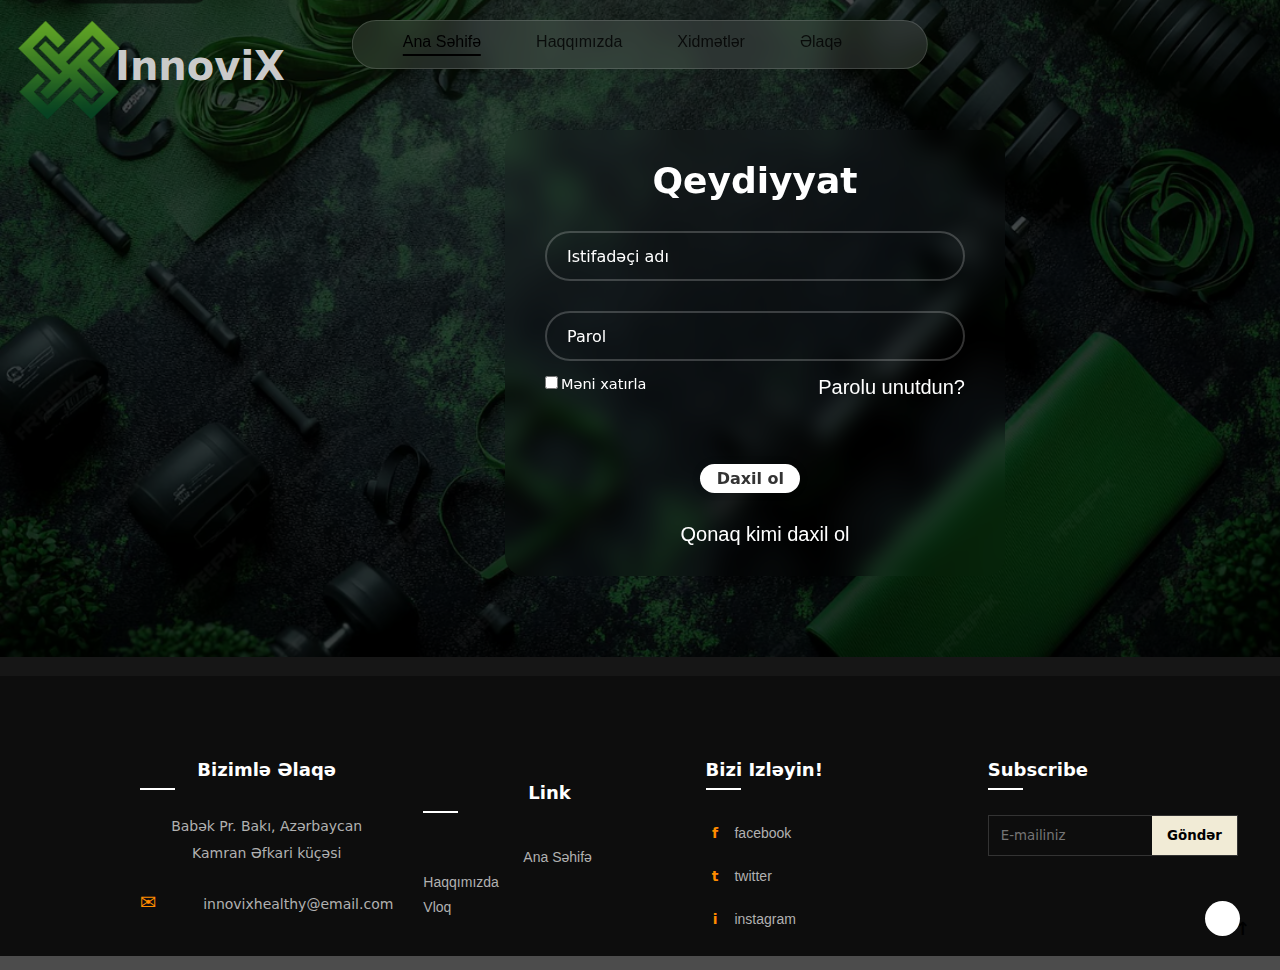
<file: index.html>
<!DOCTYPE html>
<html lang="en">

<head>
    <meta charset="UTF-8">
    <meta name="viewport" content="width=device-width, initial-scale=1.0">
    <meta name="author" content="InnoviX">
    <meta name="keywords" content="Gym,Sport,Health,Fit,Idman,Saglamliq">
    <meta name="description" content="Gym,Sport,Health,Fit,Idman,Saglamliq">
    <meta name="viewport" content="width=device-width, initial-scale=1.0">
    <link rel="stylesheet"
        href="https://fonts.googleapis.com/css2?family=Material+Symbols+Outlined:opsz,wght,FILL,GRAD@20..48,100..700,0..1,-50..200&icon_names=fitness_center" />
    <link rel="stylesheet"
        href="https://fonts.googleapis.com/css2?family=Material+Symbols+Outlined:opsz,wght,FILL,GRAD@48,400,0,0&icon_names=fitness_center" />
    <link rel="preconnect" href="https://fonts.googleapis.com">
    <link rel="preconnect" href="https://fonts.gstatic.com" crossorigin>
    <link href="https://fonts.googleapis.com/css2?family=Roboto:ital,wght@0,100..900;1,100..900&display=swap"
        rel="stylesheet">
    <link rel="stylesheet" href="style.css">
    <link rel="shortcut icon" href="images/logo2.png" type="image/x-icon">
    <title>InnoviX</title>
    <link rel="stylesheet" href="">
</head>

<body>
    <div class="container">
        <div class="homee"></div>
        <div class="logo">

        </div>
        <div class="innovixyazi">
            <h1>InnoviX</h1>
        </div>
        <span class="material-symbols-outlined">
        </span>
        <nav>
            <a href="index.html" class="active">Ana Səhifə</a>
            <a href="about.html">Haqqımızda</a>
            <a href="service.html">Xidmətlər</a>
            <a href="contact.html">Əlaqə</a>
            <div class="search-btn">
                <i class="fas fa-search"></i>
            </div>
        </nav>
        <div class="giris">
            <form action="">
                <h1>Qeydiyyat</h1>
                <div class="input-box">
                    <input type="text" placeholder="Istifadəçi adı" required>
                    <i class="bx bxs-lock-user"></i>
                </div>
                <div class="input-box">
                    <input type="password" placeholder="Parol" required>
                    <i class="bx bxs-lock-alt"></i>
                </div>
                <div class="xatirla">
                    <label><input type="checkbox">Məni xatırla</label>
                    <a href="#">Parolu unutdun?</a>
                </div>
                <button type="sumbit" class="button">Daxil ol</button>
                <div class="qonaq">
                    <a href="guess.html">Qonaq kimi daxil ol</a>
                </div>
            </form>
        </div>
        <a href="#logo">
            <div class="fixed"></div>
        <footer class="site-footer">
            <div class="footer-wrapper">
                <div class="footer-section">
                    <h2 class="footer-title">Bizimlə əlaqə</h2>
                    <div class="title-line"></div>
                    <p class="footer-text">Babək Pr. Bakı, Azərbaycan</p>
                    <p class="footer-text">Kamran Əfkari küçəsi</p>
                    <div class="contact-email">
                        <span class="email-icon">✉</span>
                        <span class="footer-text">innovixhealthy@email.com</span>
                    </div>
                </div>

                <div class="footer-section">
                    <h2 class="footer-title">Link</h2>
                    <div class="title-line"></div>
                    <ul class="footer-links">
                        <li><a href="#">Ana Səhifə</a></li>
                        <li><a href="#">Haqqımızda</a></li>
                        <li><a href="#">Vloq</a></li>
                    </ul>
                </div>
                <div class="footer-section">
                    <h2 class="footer-title">Bizi izləyin!</h2>
                    <div class="title-line"></div>
                    <ul class="social-list">
                        <li><a href="#"><span class="icon">f</span> facebook</a></li>
                        <li><a href="#"><span class="icon">t</span> twitter</a></li>
                        <li><a href="#"><span class="icon">i</span> instagram</a></li>
                    </ul>
                </div>

                <div class="footer-section">
                    <h2 class="footer-title">Subscribe</h2>
                    <div class="title-line"></div>
                    <div class="subscribe-box">
                        <input type="email" placeholder="E-mailiniz" class="subscribe-input">
                        <button class="subscribe-btn">Göndər</button>
                    </div>
                </div>
            </div>
            <div class="scroll-top">
                <span class="arrow-up">↑</span>
            </div>
        </footer>
</body>

</html>
</file>
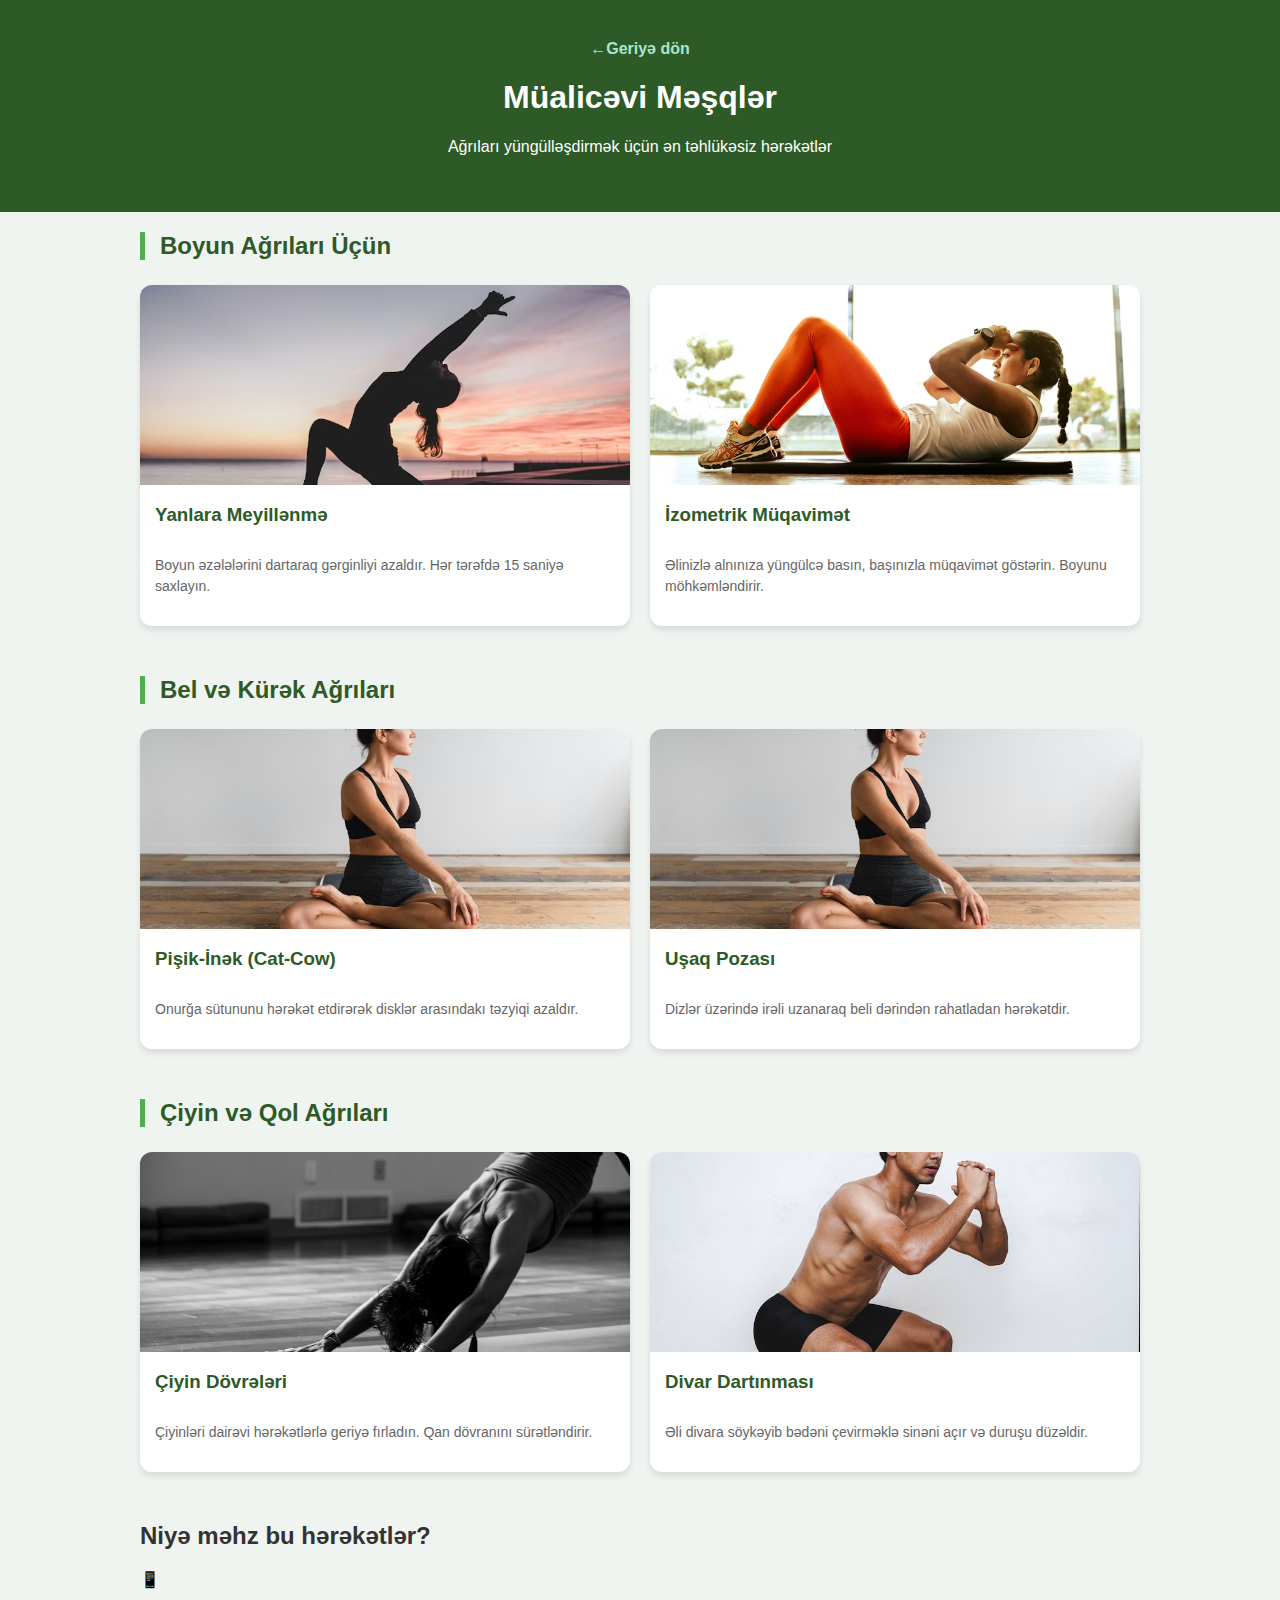
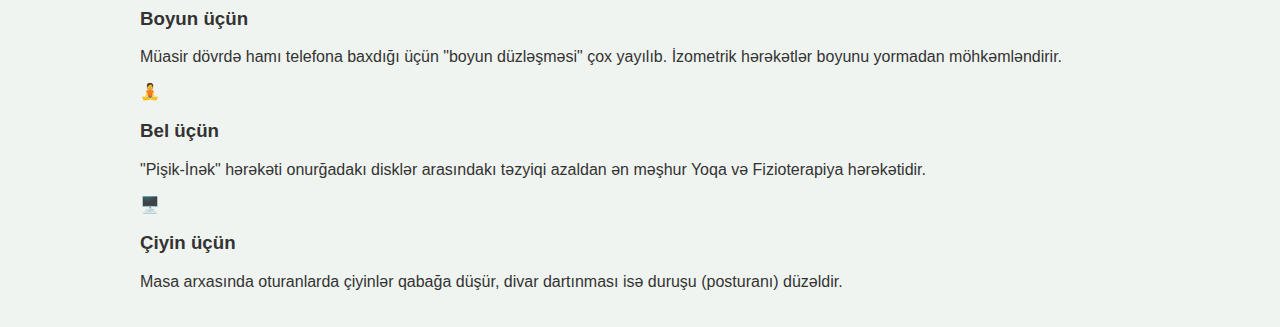
<file: agri.html>
<!DOCTYPE html>
<html lang="en">

<head>
    <meta charset="UTF-8">
    <meta name="viewport" content="width=device-width, initial-scale=1.0">
    <link rel="shortcut icon" href="images/logo2.png" type="image/x-icon">
    <title>InnoviX</title>
    <style>
        body {
            font-family: 'Segoe UI', sans-serif;
            background-color: #f0f4f0;
            margin: 0;
            color: #333;
        }

        header {
            background-color: #2d5a27;
            color: white;
            text-align: center;
            padding: 40px 20px;
        }

        .back-link a {
            color: #a8e6cf;
            text-decoration: none;
            font-weight: bold;
        }

        .container {
            max-width: 1000px;
            margin: 0 auto;
            padding: 20px;
        }

        .pain-section {
            margin-bottom: 50px;
        }

        .section-title {
            border-left: 5px solid #4CAF50;
            padding-left: 15px;
            margin-bottom: 25px;
        }

        .section-title h2 {
            color: #2d5a27;
            margin: 0;
        }

        .exercise-grid {
            display: grid;
            grid-template-columns: repeat(auto-fit, minmax(300px, 1fr));
            gap: 20px;
        }

        .exercise-card {
            background: white;
            border-radius: 12px;
            overflow: hidden;
            box-shadow: 0 4px 6px rgba(0, 0, 0, 0.1);
            transition: transform 0.3s;
        }

        .exercise-card:hover {
            transform: scale(1.02);
        }

        .exercise-card img {
            width: 100%;
            height: 200px;
            object-fit: cover;
        }

        .exercise-card h3 {
            padding: 15px;
            margin: 0;
            color: #2d5a27;
        }

        .exercise-card p {
            padding: 0 15px 15px 15px;
            font-size: 14px;
            line-height: 1.5;
            color: #666;
        }

        .warning {
            background-color: #fff3cd;
            color: #856404;
            padding: 20px;
            text-align: center;
            margin: 40px auto;
            max-width: 800px;
            border-radius: 8px;
            border: 1px solid #ffeeba;
        }

        body {
            font-family: 'Segoe UI', sans-serif;
            background-color: #f0f4f0;
            margin: 0;
            color: #333;
        }

        header {
            background-color: #2d5a27;
            color: white;
            text-align: center;
            padding: 40px 20px;
        }

        .back-link a {
            color: #a8e6cf;
            text-decoration: none;
            font-weight: bold;
        }

        .container {
            max-width: 1000px;
            margin: 0 auto;
            padding: 20px;
        }

        .pain-section {
            margin-bottom: 50px;
        }

        .section-title {
            border-left: 5px solid #4CAF50;
            padding-left: 15px;
            margin-bottom: 25px;
        }

        .section-title h2 {
            color: #2d5a27;
            margin: 0;
        }

        .exercise-grid {
            display: grid;
            grid-template-columns: repeat(auto-fit, minmax(300px, 1fr));
            gap: 20px;
        }

        .exercise-card {
            background: white;
            border-radius: 12px;
            overflow: hidden;
            box-shadow: 0 4px 6px rgba(0, 0, 0, 0.1);
            transition: transform 0.3s;
        }

        .exercise-card:hover {
            transform: scale(1.02);
        }

        .exercise-card img {
            width: 100%;
            height: 200px;
            object-fit: cover;
        }

        .exercise-card h3 {
            padding: 15px;
            margin: 0;
            color: #2d5a27;
        }

        .why-us {
            font-family: Arial, Helvetica, sans-serif;
        }

        .exercise-card p {
            padding: 0 15px 15px 15px;
            font-size: 14px;
            line-height: 1.5;
            color: #666;
        }

        .warning {
            background-color: #fff3cd;
            color: #856404;
            padding: 20px;
            text-align: center;
            margin: 40px auto;
            max-width: 800px;
            border-radius: 8px;
            border: 1px solid #ffeeba;
        }
    </style>
</head>

<body>
    <header>
        <div class="back-link"><a href="guess.html">←Geriyə dön</a></div>
        <h1>Müalicəvi Məşqlər</h1>
        <p>Ağrıları yüngülləşdirmək üçün ən təhlükəsiz hərəkətlər</p>
    </header>

    <main class="container">

        <section class="pain-section">
            <div class="section-title">
                <h2>Boyun Ağrıları Üçün</h2>
            </div>
            <div class="exercise-grid">
                <div class="exercise-card">
                    <img src="images/boyun.png" alt="Boyun Yanlara">
                    <h3>Yanlara Meyillənmə</h3>
                    <p>Boyun əzələlərini dartaraq gərginliyi azaldır. Hər tərəfdə 15 saniyə saxlayın.</p>
                </div>
                <div class="exercise-card">
                    <img src="images/izometrik.png" alt="Boyun İzometrik">
                    <h3>İzometrik Müqavimət</h3>
                    <p>Əlinizlə alnınıza yüngülcə basın, başınızla müqavimət göstərin. Boyunu möhkəmləndirir.</p>
                </div>
            </div>
        </section>

        <section class="pain-section">
            <div class="section-title">
                <h2>Bel və Kürək Ağrıları</h2>
            </div>
            <div class="exercise-grid">
                <div class="exercise-card">
                    <img src="images/pisik.png" alt="Pişik İnək">
                    <h3>Pişik-İnək (Cat-Cow)</h3>
                    <p>Onurğa sütununu hərəkət etdirərək disklər arasındakı təzyiqi azaldır.</p>
                </div>
                <div class="exercise-card">
                    <img src="images/usaq.png" alt="Uşaq Pozası">
                    <h3>Uşaq Pozası</h3>
                    <p>Dizlər üzərində irəli uzanaraq beli dərindən rahatladan hərəkətdir.</p>
                </div>
            </div>
        </section>

        <section class="pain-section">
            <div class="section-title">
                <h2>Çiyin və Qol Ağrıları</h2>
            </div>
            <div class="exercise-grid">
                <div class="exercise-card">
                    <img src="images/ciyin.png" alt="Çiyin Dövrələri">
                    <h3>Çiyin Dövrələri</h3>
                    <p>Çiyinləri dairəvi hərəkətlərlə geriyə fırladın. Qan dövranını sürətləndirir.</p>
                </div>
                <div class="exercise-card">
                    <img src="images/son.png" alt="Divar Dartınması">
                    <h3>Divar Dartınması</h3>
                    <p>Əli divara söykəyib bədəni çevirməklə sinəni açır və duruşu düzəldir.</p>
                </div>
            </div>
        </section>

        <section class="why-us">
            <h2 class="why-title">Niyə məhz bu hərəkətlər?</h2>
            <div class="info-list">
                <div class="info-item">
                    <div class="info-icon">📱</div>
                    <div class="info-text">
                        <h3>Boyun üçün</h3>
                        <p>Müasir dövrdə hamı telefona baxdığı üçün "boyun düzləşməsi" çox yayılıb. İzometrik hərəkətlər
                            boyunu yormadan möhkəmləndirir.</p>
                    </div>
                </div>
                <div class="info-item">
                    <div class="info-icon">🧘</div>
                    <div class="info-text">
                        <h3>Bel üçün</h3>
                        <p>"Pişik-İnək" hərəkəti onurğadakı disklər arasındakı təzyiqi azaldan ən məşhur Yoqa və
                            Fizioterapiya hərəkətidir.</p>
                    </div>
                </div>
                <div class="info-item">
                    <div class="info-icon">🖥️</div>
                    <div class="info-text">
                        <h3>Çiyin üçün</h3>
                        <p>Masa arxasında oturanlarda çiyinlər qabağa düşür, divar dartınması isə duruşu (posturanı)
                            düzəldir.</p>
                    </div>
                </div>
            </div>
        </section>

    </main>

</body>

</html>
</file>
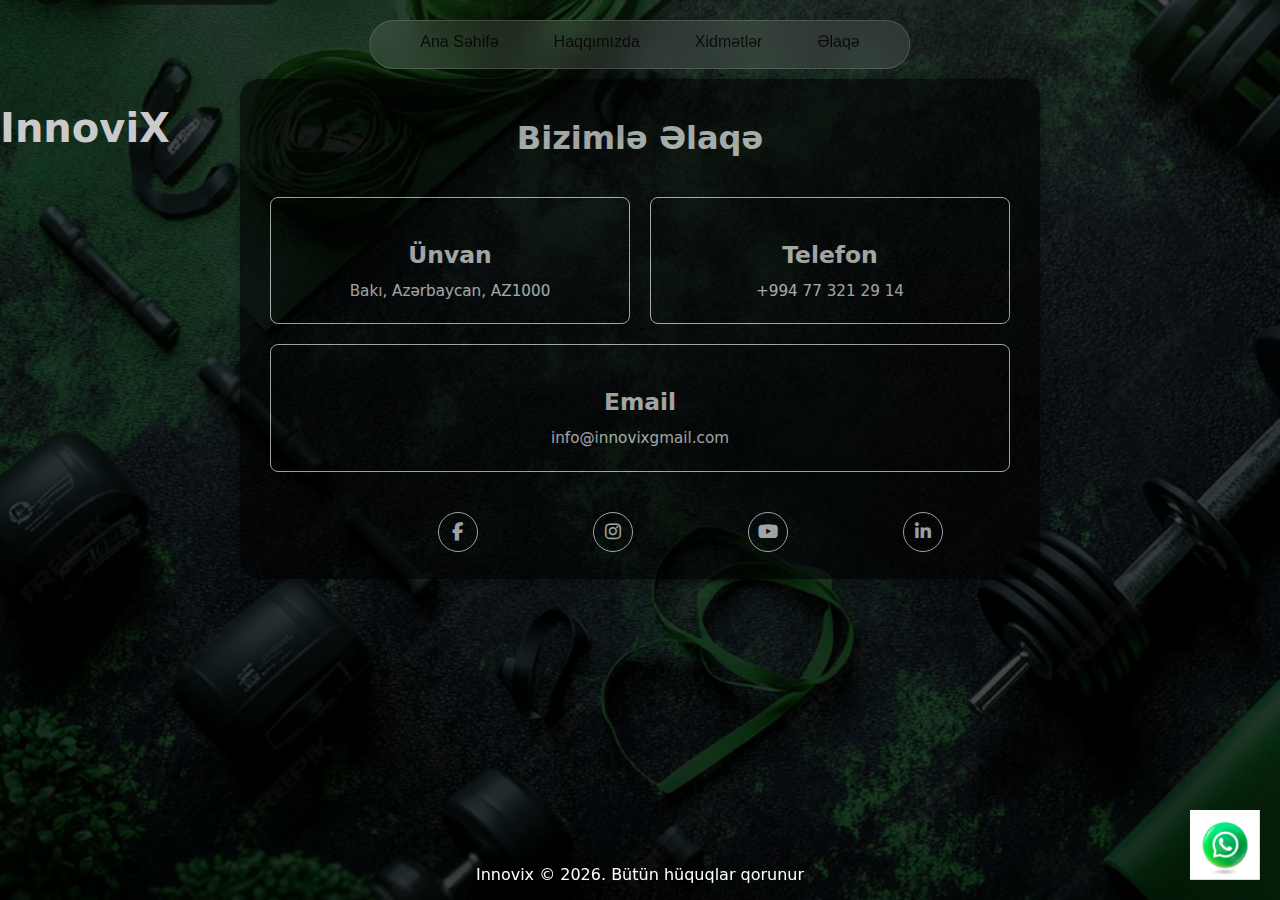
<file: contact.html>
<!DOCTYPE html>
<html lang="en">

<head>
    <meta charset="UTF-8">
    <meta name="viewport" content="width=device-width, initial-scale=1.0">
    <meta name="author" content="InnoviX">
    <meta name="keywords" content="Gym,Sport,Health,Fit,Idman,Saglamliq">
    <meta name="description" content="Gym,Sport,Health,Fit,Idman,Saglamliq">
    <meta name="viewport" content="width=device-width, initial-scale=1.0">
    <link rel="stylesheet"
        href="https://fonts.googleapis.com/css2?family=Material+Symbols+Outlined:opsz,wght,FILL,GRAD@20..48,100..700,0..1,-50..200&icon_names=fitness_center" />
    <link rel="stylesheet"
        href="https://fonts.googleapis.com/css2?family=Material+Symbols+Outlined:opsz,wght,FILL,GRAD@48,400,0,0&icon_names=fitness_center" />
    <link rel="preconnect" href="https://fonts.googleapis.com">
    <link rel="preconnect" href="https://fonts.gstatic.com" crossorigin>
    <link href="https://fonts.googleapis.com/css2?family=Roboto:ital,wght@0,100..900;1,100..900&display=swap"
        rel="stylesheet">
    <link rel="stylesheet" href="style.css">
    <link rel="shortcut icon" href="images/logo2.png" type="image/x-icon">
    <title>Contact Us</title>
    <style>
        body {
            width: 100%;
            background-color: rgb(0, 0, 0, 0.7);
            background-image: url(images/home2.png);
            background-repeat: no-repeat;
            background-size: cover;
            background-blend-mode: darken;
            font-family: Arial, sans-serif;
            margin: 0;
            padding: 0;
            color: #333;
        }

        .search-btn {
            color: #fff;
            margin-left: 10px;
            cursor: pointer;
            font-size: 1.1rem;
            opacity: 0.8;
        }

        .logo {
            background: url(images/logo2.png) center/cover;
            width: 115px;
            height: 105px;
            margin-top: -620px;
            margin-left: -1180px;
        }

        .innovixyazi {
            font-family: Arial, "Helvetica Neue", Helvetica, sans-serif;
            width: 110px;
            height: 10px;
            margin-top: -680px;
            margin-left: -5px;
            color: #cacaca;
        }

        /* Header hissesidi */
        nav a {
            margin: 0 15px;
            text-decoration: none;
            color: whitesmoke;
            font-weight: bold;
            font-size: 1.1em;
            transition: 0.3s;
        }

        /* Mövcud nav kodlarını silib bununla əvəz et */
        nav {
            background: rgba(255, 255, 255, 0.1);
            /* Şəffaf fon */
            backdrop-filter: blur(15px);
            /* Arxa fonun bulanıqlaşması */
            -webkit-backdrop-filter: blur(15px);
            /* Kapsul forması */
            display: flex;
            align-items: center;
            justify-content: center;
            gap: 25px;
            position: fixed;
            top: 20px;
            left: 50%;
            transform: translateX(-50%);
            z-index: 1000;
            border: 1px solid rgba(255, 255, 255, 0.15);
            min-width: 500px;
        }

        nav a {

            color: #000;
            font-weight: 500;
            font-size: 1rem;
            position: relative;
            padding-bottom: 5px;
            transition: 0.3s;
            opacity: 0.8;
        }

        /* Xidmətlər səhifəsində olduğun üçün aktiv linkin altındakı qırmızı xətt */
        nav a.active::after,
        nav a:hover::after {
            position: absolute;
            left: 0;
            bottom: 0;
            width: 100%;
            height: 2px;
            background-color: #ff4d4d;
        }

        nav a.active {
            opacity: 1;
        }

        nav a:hover {
            color: #fff;
        }

        /* Sağ tərəfdəki axtarış ikonu */
        .search-icon {
            color: #fff;
            margin-left: 10px;
            cursor: pointer;
        }

        nav a.active::after,
        nav a:hover::after {
            content: "";
            position: absolute;
            left: 0;
            bottom: 0;
            width: 100%;
            height: 2px;
            background-color: #000;
        }

        nav a.active {
            opacity: 1;
        }

        /* Esas hisse */
        main {
            position: absolute;
            top: 79px;
            bottom: 53px;
            left: 0;
            right: 0;
            padding: 40px 20px;
            background-color: black;
            flex: 1;
            padding: 40px 20px;
            max-width: 960px;
            width: 800px;
            height: 500px;
            margin: 0 auto;
            box-sizing: 100%;
            text-align: center;
            box-shadow: 0 -2px 10px rgba(0, 0, 0, 0.5);
            border-radius: 20px;
            opacity: .6;
        }

        /* Çercive hissesi */
        .contact-section {
            text-align: center;
        }

        .contact-section h1 {
            color: white;
            margin-bottom: 15px;

        }

        .contact-section p {
            margin-bottom: 30px;
            line-height: 1.6;
        }

        .contact-info {
            display: flex;
            justify-content: space-around;
            flex-wrap: wrap;
            margin-top: 30px;
            transition: .4s;
        }

        .contact-info:hover {
            transform: scale(1.01);
        }

        /* Çercive icindeki yazilar */
        .info-item {
            background-color: black;
            color: white;
            padding: 20px;
            margin: 10px;
            border-radius: 8px;
            cursor: pointer;
            flex: 1;
            min-width: 250px;
            box-shadow: 0 2px 5px rgba(0, 0, 0, 0.05);
            border: 1px solid white;
            transition: .4s;
        }

        .info-item:hover {
            box-shadow: 0 0 20px rgba(250, 250, 250, 1);
            scale: 1.03;
        }

        .info-item h3 {
            color: white;
            margin-bottom: 10px;
        }

        .info-item p {
            margin: 0;
            font-size: 0.95rem;
        }

        footer {
            position: fixed;
            bottom: 0;
            left: 0;
            text-align: center;
            padding: 1rem 0;
            width: 100%;
            color: black;
            color: white;
            margin-top: 600px;
        }

        /* İkonkalar */
        .social-icons {
            margin-top: 30px;
            display: flex;
            justify-content: center;
            gap: 15px;
        }

        .social-icons a {
            width: 40px;
            height: 40px;
            border: 1px solid white;
            border-radius: 50%;
            display: flex;
            align-items: center;
            justify-content: center;
            color: white;
            font-size: 18px;
            transition: 0.3s;
        }

        .social-icons a:hover {
            background-color: white;
            color: black;
            box-shadow: 0 0 20px rgba(255, 255, 255, 1);
            transform: scale(1.1);
        }
    </style>

    <link rel="stylesheet" href="https://cdnjs.cloudflare.com/ajax/libs/font-awesome/6.5.1/css/all.min.css">

</head>

<body>
    <nav>
        <a href="index.html">Ana Səhifə</a>
        <a href="about.html">Haqqımızda</a>
        <a href="service.html">Xidmətlər</a>
        <a href="contact.html">Əlaqə</a>

    </nav>
    <div class="logo">

    </div>
    <div class="innovixyazi">
        <h1>InnoviX</h1>
    </div>

    <main>
        <section class="contact-section">
            <h1>Bizimlə Əlaqə</h1>

            <div class="contact-info">
                <div class="info-item">
                    <a
                        href="https://www.google.com/maps/place/ASPA+Education+Center/@40.386053,49.9033474,17z/data=!3m1!4b1!4m6!3m5!1s0x40307d8144e08d71:0xbdfda3ce222b3ed3!8m2!3d40.386053!4d49.9033474!16s%2Fg%2F11h37n4w_2?entry=ttu&g_ep=EgoyMDI2MDExMy4wIKXMDSoKLDEwMDc5MjA2OUgBUAM%3D">
                        <h3>Ünvan</h3>
                        <p>Bakı, Azərbaycan, AZ1000</p>
                    </a>
                </div>
                <div class="info-item">
                    <a href="tel:+994773212914">
                        <h3>Telefon</h3>
                        <p>+994 77 321 29 14 </p>
                    </a>
                </div>
                <div class="info-item">
                    <a href="mailto:innovixhealthy@gmail.com">
                        <h3>Email</h3>
                        <p>info@innovixgmail.com</p>
                    </a>
                </div>
                <div class="social-icons">
                    <a href="https://www.facebook.com/share/1C1pn8R71Z/?mibextid=wwXIfr"><i
                            class="fab fa-facebook-f"></i></a>
                    <a href="https://www.instagram.com/innovi_x?igsh=MWhheWN6eXQzY2RsZw%3D%3D&utm_source=qr"><i
                            class="fab fa-instagram"></i></a>
                    <a href="https://www.youtube.com/watch?v=FeR-4_Opt-g"><i class="fab fa-youtube"></i></a>
                    <a
                        href="https://www.linkedin.com/in/innovix-healthy-02a4893a6?utm_source=share&utm_campaign=share_via&utm_content=profile&utm_medium=ios_app"><i
                            class="fab fa-linkedin-in"></i></a>
                </div>

        </section>

    </main>
    <a href="#logo">
        <div class="fixed"></div>
    </a>

    <footer>
        <p>Innovix &copy; 2026. Bütün hüquqlar qorunur</p>
    </footer>


</body>

</html>
</file>
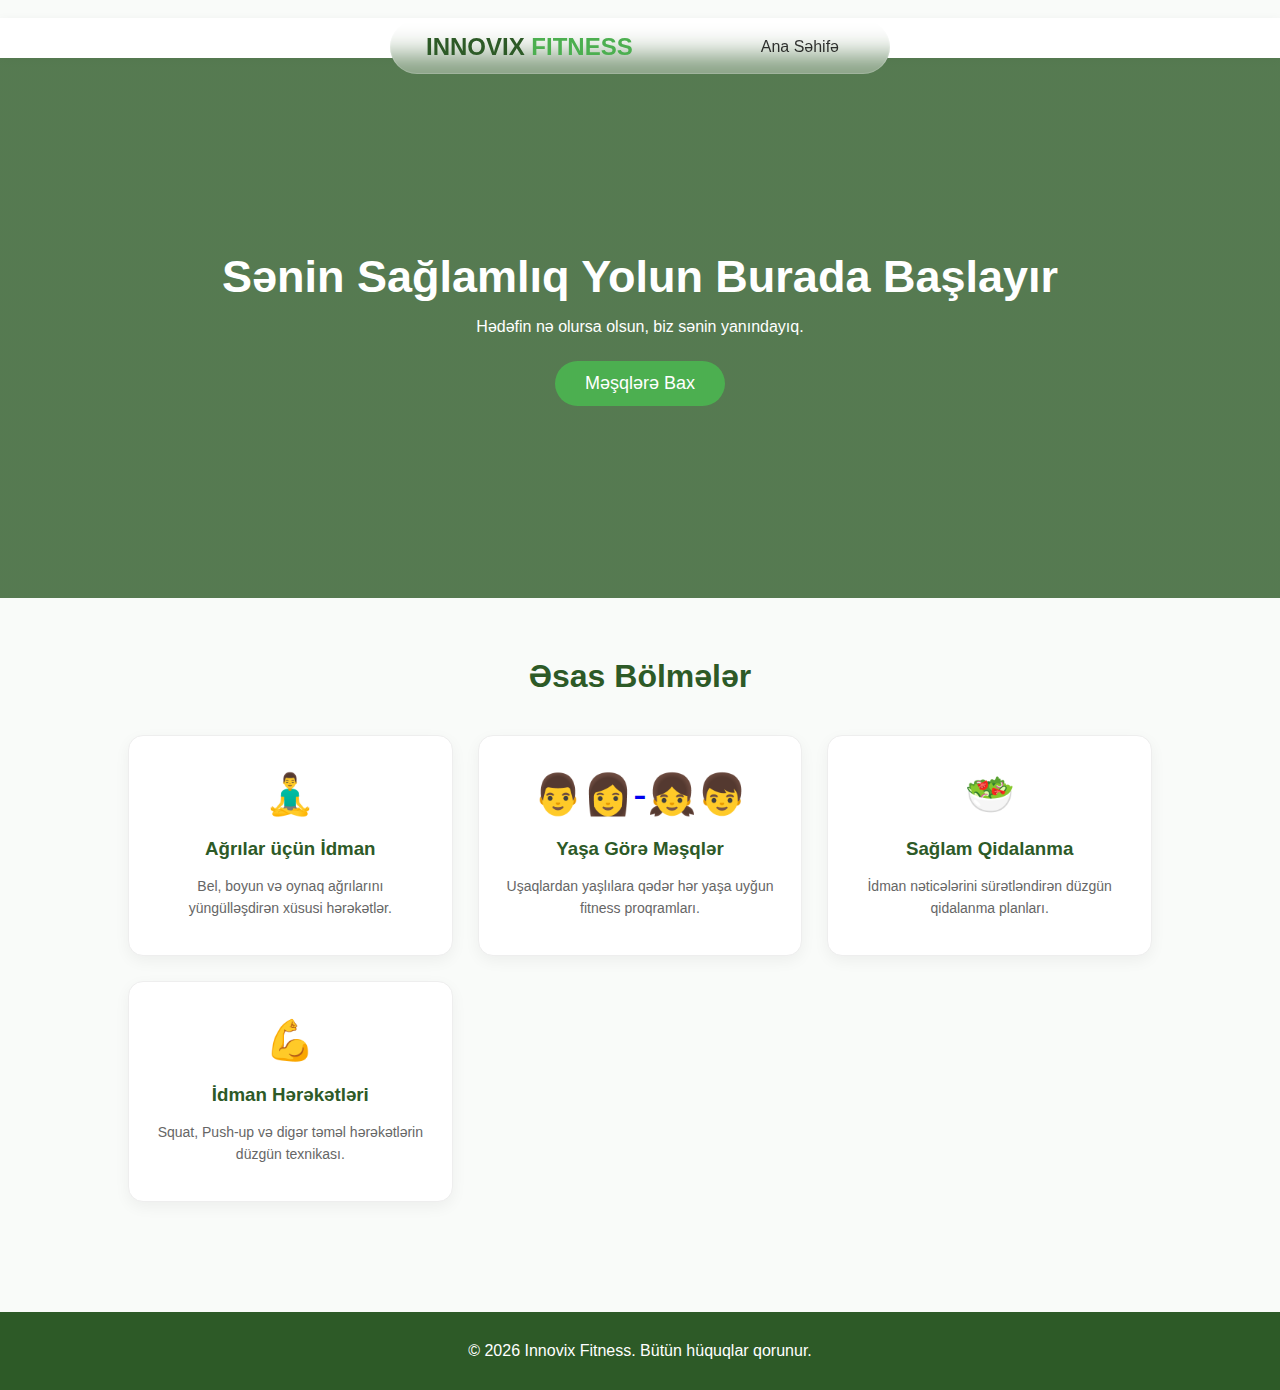
<file: guess.html>
<!DOCTYPE html>
<html lang="en">

<head>
    <meta charset="UTF-8">
    <meta name="viewport" content="width=device-width, initial-scale=1.0">
    <meta name="author" content="InnoviX">
    <meta name="keywords" content="Gym,Sport,Health,Fit,Idman,Saglamliq">
    <meta name="description" content="Gym,Sport,Health,Fit,Idman,Saglamliq">
    <meta name="viewport" content="width=device-width, initial-scale=1.0">
    <link rel="stylesheet"
        href="https://fonts.googleapis.com/css2?family=Material+Symbols+Outlined:opsz,wght,FILL,GRAD@20..48,100..700,0..1,-50..200&icon_names=fitness_center" />
    <link rel="stylesheet"
        href="https://fonts.googleapis.com/css2?family=Material+Symbols+Outlined:opsz,wght,FILL,GRAD@48,400,0,0&icon_names=fitness_center" />
    <link rel="preconnect" href="https://fonts.googleapis.com">
    <link rel="preconnect" href="https://fonts.gstatic.com" crossorigin>
    <link href="https://fonts.googleapis.com/css2?family=Roboto:ital,wght@0,100..900;1,100..900&display=swap"
        rel="stylesheet">
    <link rel="shortcut icon" href="images/logo2.png" type="image/x-icon">
    <link rel="stylesheet" href="">
    <title>InnoviX</title>
    <style>
        /* Header hissesidi */
        nav a {
            margin: 0 15px;
            text-decoration: none;
            color: whitesmoke;
            font-weight: bold;
            font-size: 1.1em;
            transition: 0.3s;
        }

        /* Mövcud nav kodlarını silib bununla əvəz et */
        nav {
            font-family: Arial, Helvetica, sans-serif;
            background: rgba(255, 255, 255, 0.1);
            /* Şəffaf fon */
            backdrop-filter: blur(15px);
            /* Arxa fonun bulanıqlaşması */
            -webkit-backdrop-filter: blur(15px);
            padding: 12px 35px;
            border-radius: 50px;
            /* Kapsul forması */
            display: flex;
            align-items: center;
            justify-content: center;
            gap: 25px;
            position: fixed;
            top: 20px;
            left: 50%;
            transform: translateX(-50%);
            z-index: 1000;
            border: 1px solid rgba(255, 255, 255, 0.15);
            min-width: 500px;
        }

        nav a {
            text-decoration: none;
            color: #fff;
            font-weight: 500;
            font-size: 1rem;
            position: relative;
            padding-bottom: 5px;
            transition: 0.3s;
            opacity: 0.8;
        }

        /* Xidmətlər səhifəsində olduğun üçün aktiv linkin altındakı qırmızı xətt */
        nav a.active::after,
        nav a:hover::after {
            position: absolute;
            left: 0;
            bottom: 0;
            width: 100%;
            height: 2px;
            background-color: #ff4d4d;
        }

        nav a.active {
            opacity: 1;
        }

        nav a:hover {
            color: #fff;
        }

        nav a.active::after,
        nav a:hover::after {
            content: "";
            position: absolute;
            left: 0;
            bottom: 0;
            width: 100%;
            height: 2px;
            background-color: #000;
        }

        nav a.active {
            opacity: 1;
        }


        body {
            background-color: #f9fbf9;
            color: #333;

        }

        /* Naviqasiya */
        header {
            background-color: #fff;
            padding: 20px 10%;
            box-shadow: 0 2px 10px rgba(0, 0, 0, 0.05);
        }

        nav {
            display: flex;
            justify-content: space-between;
            align-items: center;
        }

        .logo {
            font-size: 24px;
            font-weight: bold;
            color: #2d5a27;
        }

        .logo span {
            color: #4CAF50;
        }

        nav ul {
            list-style: none;
            display: flex;
        }

        nav ul li {
            margin-left: 25px;
        }

        nav ul li a {
            text-decoration: none;
            color: #000;
            font-weight: 500;
            transition: 0.3s;
        }

        nav ul li a:hover {
            color: #2d5a27;
        }

        /* Hero Section */
        .hero {
            height: 60vh;
            display: flex;
            flex-direction: column;
            justify-content: center;
            align-items: center;
            text-align: center;
            background: linear-gradient(rgba(45, 90, 39, 0.8), rgba(45, 90, 39, 0.8)), url('https://images.unsplash.com/photo-1517836357463-d25dfeac3438?auto=format&fit=crop&w=1350&q=80');
            background-size: cover;
            color: white;
            padding: 20px;
        }

        .hero h1 {
            font-size: 45px;
            margin-bottom: 15px;
        }

        .cta-btn {
            margin-top: 25px;
            padding: 12px 30px;
            background-color: #4CAF50;
            color: white;
            border: none;
            border-radius: 25px;
            font-size: 18px;
            cursor: pointer;
            transition: 0.3s;
        }

        .cta-btn:hover {
            background-color: #3e8e41;
        }

        /* Kateqoriyalar */
        .categories {
            padding: 60px 10%;
            text-align: center;

        }

        .categories h2 {
            margin-bottom: 40px;
            font-size: 32px;
            color: #2d5a27;

        }

        .card-container {
            display: grid;
            grid-template-columns: repeat(auto-fit, minmax(250px, 1fr));
            gap: 25px;

        }

        .card {
            background: white;
            padding: 35px 25px;
            border-radius: 15px;
            box-shadow: 0 5px 15px rgba(0, 0, 0, 0.05);
            transition: 0.3s;
            border: 1px solid #eee;
        }

        .card:hover {
            transform: translateY(-10px);
            border-color: #4CAF50;
        }

        .card-icon {
            font-size: 40px;
            margin-bottom: 20px;
        }

        .card h3 {
            margin-bottom: 15px;
            color: #2d5a27;
        }

        .card p {
            font-size: 14px;
            color: #666;
            line-height: 1.6;
        }

        footer {
            text-align: center;
            padding: 30px;
            background: #2d5a27;
            color: white;
            margin-top: 50px;
        }



        * {
            text-decoration: none;
            margin: 0;
            padding: 0;
            box-sizing: border-box;
            font-family: 'Segoe UI', Tahoma, Geneva, Verdana, sans-serif;
        }
    </style>
</head>

<body>

    <span class="material-symbols-outlined">
    </span>

    <header>
        <nav>
            <div class="logo">INNOVIX <span>FITNESS</span></div>
            <ul>
                <li><a href="index.html">Ana Səhifə</a></li>
            </ul>
        </nav>
    </header>

    <section class="hero">
        <h1>Sənin Sağlamlıq Yolun Burada Başlayır</h1>
        <p>Hədəfin nə olursa olsun, biz sənin yanındayıq.</p>
        <button class="cta-btn">Məşqlərə Bax</button>
    </section>

    <section class="categories">
        <h2>Əsas Bölmələr</h2>
        <a href="agri.html">
            <div class="card-container">
                <div class="card">
                    <div>
                    </div>
                    <div class="card-icon">🧘‍♂️</div>
                    <h3>Ağrılar üçün İdman</h3>
                    <p>Bel, boyun və oynaq ağrılarını yüngülləşdirən xüsusi hərəkətlər.</p>
                </div>
        </a>
        <a href="yas.html">
            <div class="card">
                <div class="card-icon">👨‍👩-👧‍👦</div>
                <h3>Yaşa Görə Məşqlər</h3>

                <p>Uşaqlardan yaşlılara qədər hər yaşa uyğun fitness proqramları.</p>
            </div>
        </a>

        <a href="qida.html">
            <div class="card">
                <div class="card-icon">🥗</div>
                <h3>Sağlam Qidalanma</h3>
                <p>İdman nəticələrini sürətləndirən düzgün qidalanma planları.</p>
            </div>
        </a>

        <a href="idman.html">
            <div class="card">
                <div class="card-icon">💪</div>
                <h3>İdman Hərəkətləri</h3>
                <p>Squat, Push-up və digər təməl hərəkətlərin düzgün texnikası.</p>
            </div>
        </a>

        </div>
    </section>

    <footer>
        <p>&copy; 2026 Innovix Fitness. Bütün hüquqlar qorunur.</p>
    </footer>
</body>

</html>
</file>
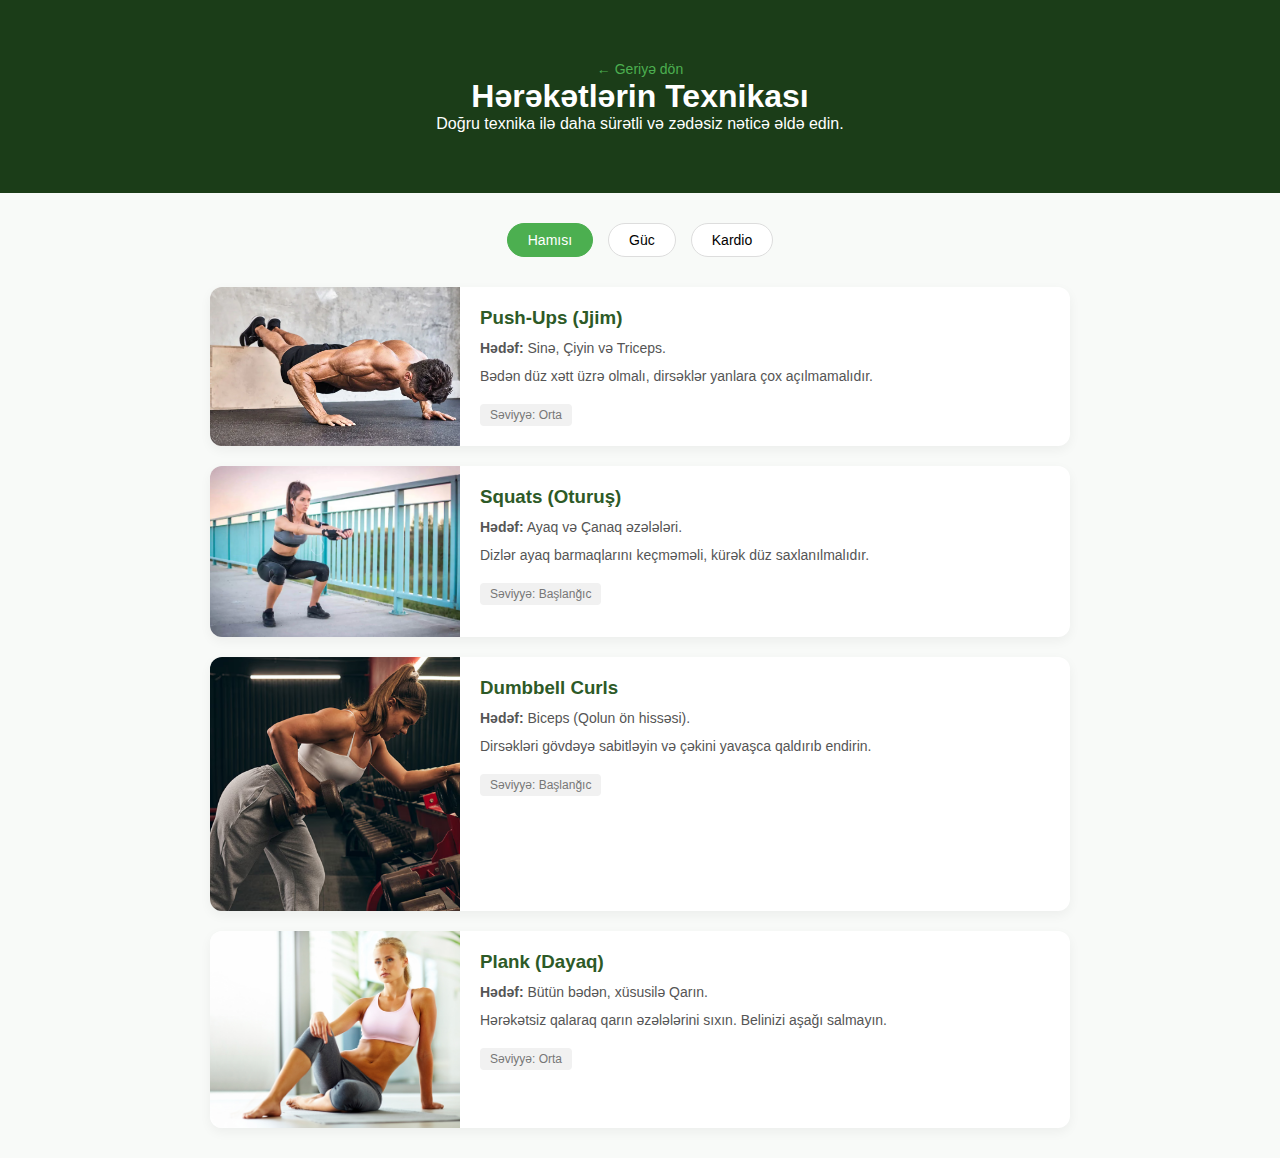
<file: idman.html>
<!DOCTYPE html>
<html lang="en">

<head>
    <meta charset="UTF-8">
    <meta name="viewport" content="width=device-width, initial-scale=1.0">
    <link rel="shortcut icon" href="images/logo2.png" type="image/x-icon">
    <title>InnoviX</title>
    <style>
        * {
            margin: 0;
            padding: 0;
            box-sizing: border-box;
            font-family: 'Segoe UI', sans-serif;
        }

        body {
            background-color: #f8faf8;
        }

        .hereket-header {
            background-color: #1b3d18;
            color: white;
            text-align: center;
            padding: 60px 20px;
        }

        .back-link a {
            color: #4CAF50;
            text-decoration: none;
            font-size: 14px;
        }

        .container {
            max-width: 900px;
            margin: 30px auto;
            padding: 0 20px;
        }

        /* Filtrlər */
        .filter-tabs {
            display: flex;
            justify-content: center;
            gap: 15px;
            margin-bottom: 30px;
        }

        .tab {
            padding: 8px 20px;
            background: white;
            border-radius: 20px;
            cursor: pointer;
            font-size: 14px;
            border: 1px solid #ddd;
            transition: 0.3s;
        }

        .tab.active {
            background: #4CAF50;
            color: white;
            border-color: #4CAF50;
        }

        /* Hərəkət Siyahısı */
        .exercise-list {
            display: flex;
            flex-direction: column;
            gap: 20px;
        }

        .exercise-item {
            background: white;
            display: flex;
            border-radius: 12px;
            overflow: hidden;
            box-shadow: 0 4px 12px rgba(0, 0, 0, 0.05);
        }

        .ex-image {
            width: 250px;
            min-width: 250px;
        }

        .ex-image img {
            width: 100%;
            height: 100%;
            object-fit: cover;
        }

        .ex-detail {
            padding: 20px;
        }

        .ex-detail h3 {
            color: #2d5a27;
            margin-bottom: 10px;
        }

        .ex-detail p {
            font-size: 14px;
            color: #555;
            margin-bottom: 8px;
            line-height: 1.4;
        }

        .difficulty {
            display: inline-block;
            margin-top: 10px;
            font-size: 12px;
            background: #f1f1f1;
            padding: 4px 10px;
            border-radius: 4px;
            color: #777;
        }
    </style>
</head>

<body>
    <header class="hereket-header">
        <div class="back-link"><a href="guess.html">← Geriyə dön</a></div>
        <h1>Hərəkətlərin Texnikası</h1>
        <p>Doğru texnika ilə daha sürətli və zədəsiz nəticə əldə edin.</p>
    </header>

    <main class="container">

        <div class="filter-tabs">
            <span class="tab active">Hamısı</span>
            <span class="tab">Güc</span>
            <span class="tab">Kardio</span>
        </div>

        <div class="exercise-list">

            <div class="exercise-item">
                <div class="ex-image">
                    <img src="images/sine.png" alt="Push ups">
                </div>
                <div class="ex-detail">
                    <h3>Push-Ups (Jjim)</h3>
                    <p><strong>Hədəf:</strong> Sinə, Çiyin və Triceps.</p>
                    <p>Bədən düz xətt üzrə olmalı, dirsəklər yanlara çox açılmamalıdır.</p>
                    <span class="difficulty">Səviyyə: Orta</span>
                </div>
            </div>

            <div class="exercise-item">
                <div class="ex-image">
                    <img src="images/squat.png" alt="Squats">
                </div>
                <div class="ex-detail">
                    <h3>Squats (Oturuş)</h3>
                    <p><strong>Hədəf:</strong> Ayaq və Çanaq əzələləri.</p>
                    <p>Dizlər ayaq barmaqlarını keçməməli, kürək düz saxlanılmalıdır.</p>
                    <span class="difficulty">Səviyyə: Başlanğıc</span>
                </div>
            </div>

            <div class="exercise-item">
                <div class="ex-image">
                    <img src="images/qol.png" alt="Biceps">
                </div>
                <div class="ex-detail">
                    <h3>Dumbbell Curls</h3>
                    <p><strong>Hədəf:</strong> Biceps (Qolun ön hissəsi).</p>
                    <p>Dirsəkləri gövdəyə sabitləyin və çəkini yavaşca qaldırıb endirin.</p>
                    <span class="difficulty">Səviyyə: Başlanğıc</span>
                </div>
            </div>

            <div class="exercise-item">
                <div class="ex-image">
                    <img src="images/press.png" alt="Plank">
                </div>
                <div class="ex-detail">
                    <h3>Plank (Dayaq)</h3>
                    <p><strong>Hədəf:</strong> Bütün bədən, xüsusilə Qarın.</p>
                    <p>Hərəkətsiz qalaraq qarın əzələlərini sıxın. Belinizi aşağı salmayın.</p>
                    <span class="difficulty">Səviyyə: Orta</span>
                </div>
            </div>

        </div>
    </main>
</body>

</html>
</file>
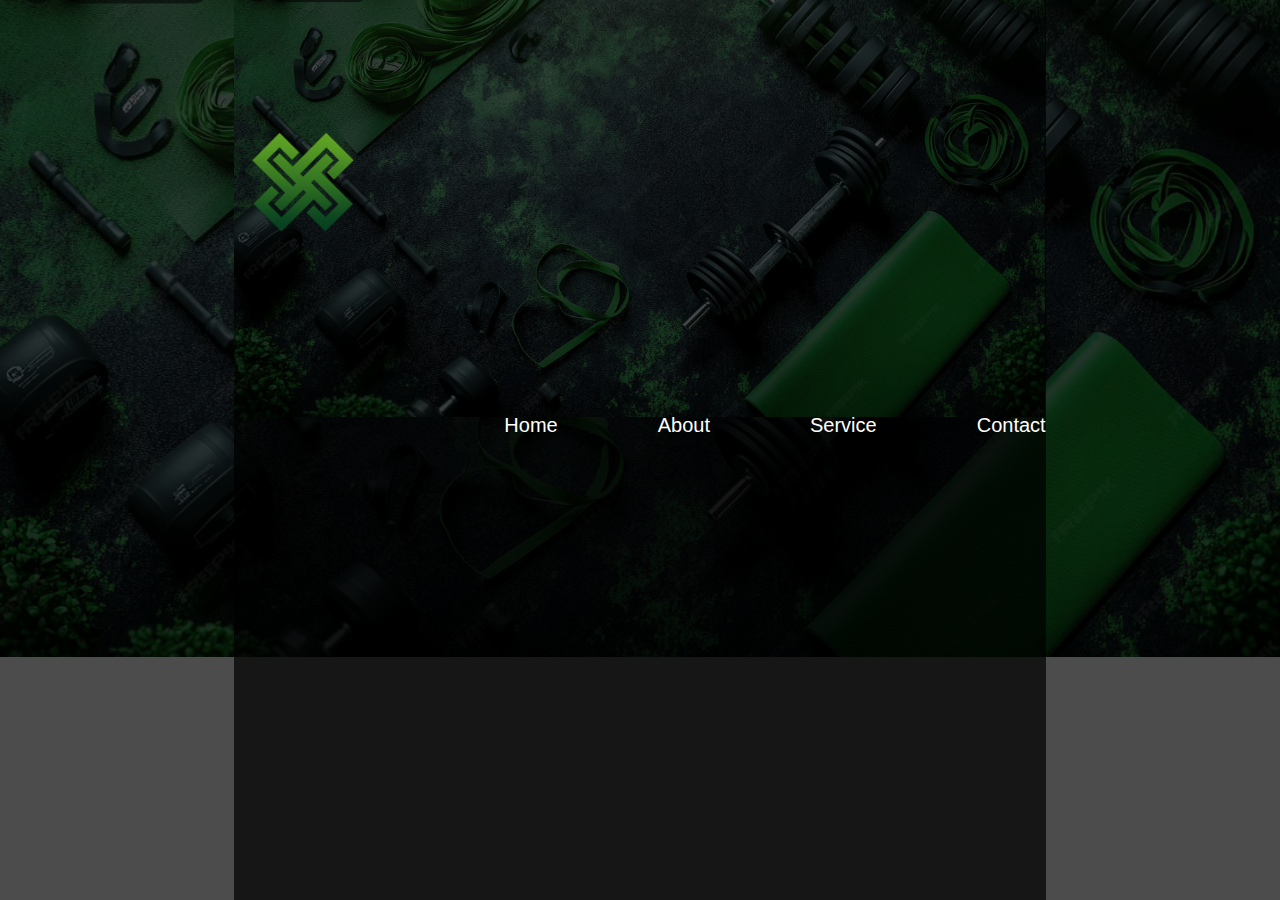
<file: singin.html>
<!DOCTYPE html>
<html lang="en">

<head>
    <meta charset="UTF-8">
    <meta name="viewport" content="width=device-width, initial-scale=1.0">
    <meta name="author" content="InnoviX">
    <meta name="keywords" content="Gym,Sport,Health,Fit,Idman,Saglamliq">
    <meta name="description" content="Gym,Sport,Health,Fit,Idman,Saglamliq">
    <meta name="viewport" content="width=device-width, initial-scale=1.0">
    <link rel="stylesheet"
        href="https://fonts.googleapis.com/css2?family=Material+Symbols+Outlined:opsz,wght,FILL,GRAD@20..48,100..700,0..1,-50..200&icon_names=fitness_center" />
    <link rel="stylesheet"
        href="https://fonts.googleapis.com/css2?family=Material+Symbols+Outlined:opsz,wght,FILL,GRAD@48,400,0,0&icon_names=fitness_center" />
    <link rel="preconnect" href="https://fonts.googleapis.com">
    <link rel="preconnect" href="https://fonts.gstatic.com" crossorigin>
    <link href="https://fonts.googleapis.com/css2?family=Roboto:ital,wght@0,100..900;1,100..900&display=swap"
        rel="stylesheet">
    <link rel="stylesheet" href="style.css">
    <link rel="shortcut icon" href="images/logo.png" type="image/x-icon">
    <link rel="stylesheet" href="">
    <title>InnoviX</title>
</head>

<body>
    <div class="logo"></div>
    <span class="material-symbols-outlined">
    </span>
        <a href="index.html">Home</a>
        <a href="about.html">About</a>
        <a href="service.html">Service</a>
        <a href="contact.html">Contact</a>
</body>
</html>
</file>
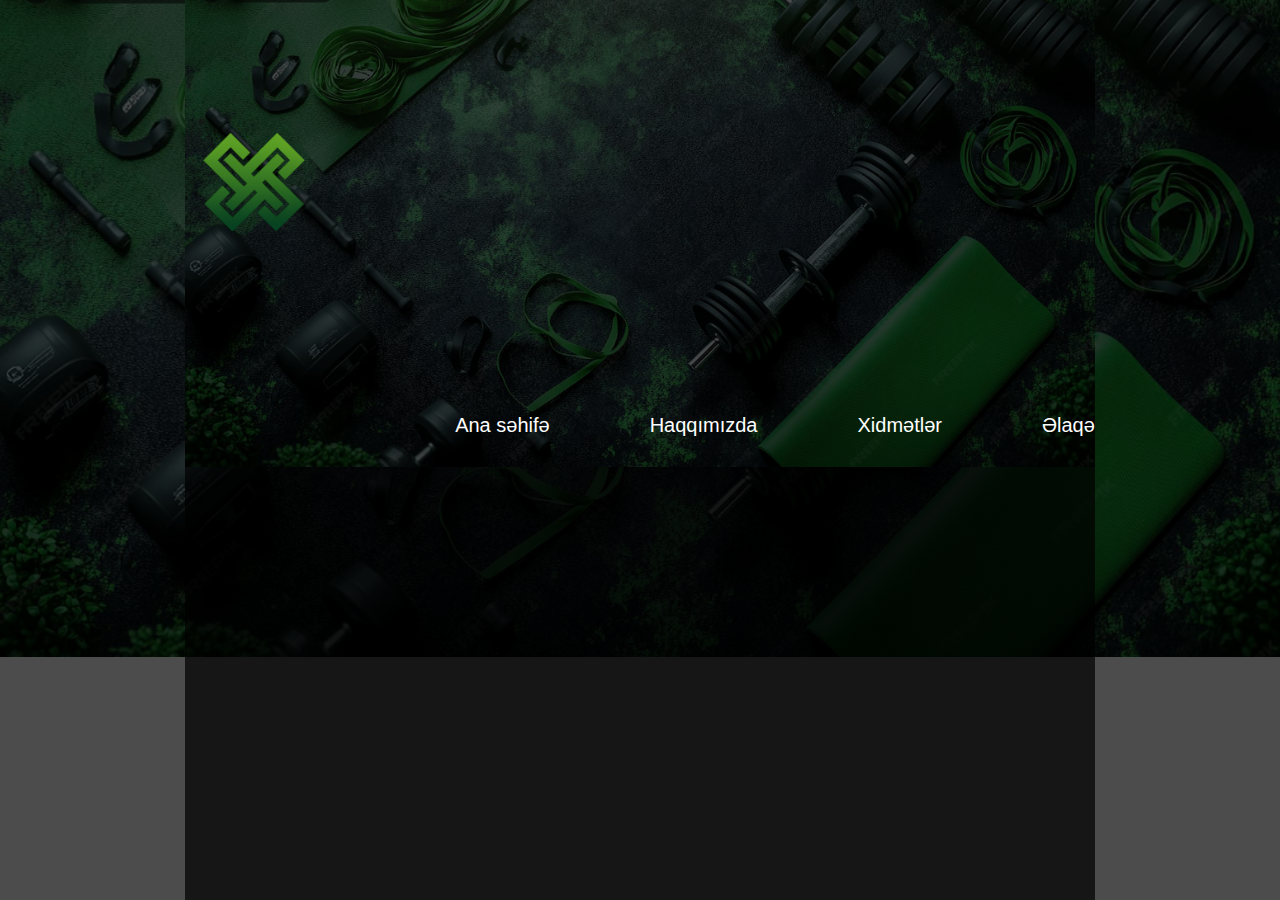
<file: singup.html>
<!DOCTYPE html>
<html lang="en">

<head>
    <meta charset="UTF-8">
    <meta name="viewport" content="width=device-width, initial-scale=1.0">
    <meta name="author" content="InnoviX">
    <meta name="keywords" content="Gym,Sport,Health,Fit,Idman,Saglamliq">
    <meta name="description" content="Gym,Sport,Health,Fit,Idman,Saglamliq">
    <meta name="viewport" content="width=device-width, initial-scale=1.0">
    <link rel="stylesheet"
        href="https://fonts.googleapis.com/css2?family=Material+Symbols+Outlined:opsz,wght,FILL,GRAD@20..48,100..700,0..1,-50..200&icon_names=fitness_center" />
    <link rel="stylesheet"
        href="https://fonts.googleapis.com/css2?family=Material+Symbols+Outlined:opsz,wght,FILL,GRAD@48,400,0,0&icon_names=fitness_center" />
    <link rel="preconnect" href="https://fonts.googleapis.com">
    <link rel="preconnect" href="https://fonts.gstatic.com" crossorigin>
    <link href="https://fonts.googleapis.com/css2?family=Roboto:ital,wght@0,100..900;1,100..900&display=swap"
        rel="stylesheet">
    <link rel="stylesheet" href="style.css">
    <link rel="shortcut icon" href="images/logo.png" type="image/x-icon">
    <title>InnoviX</title>
</head>

<body>
    <div class="logo"></div>
    <span class="material-symbols-outlined">
    </span>
    <a href="index.html">Ana səhifə</a>
    <a href="about.html">Haqqımızda</a>
    <a href="service.html">Xidmətlər</a>
    <a href="contact.html">Əlaqə</a>
    
</body>
</html>
</file>
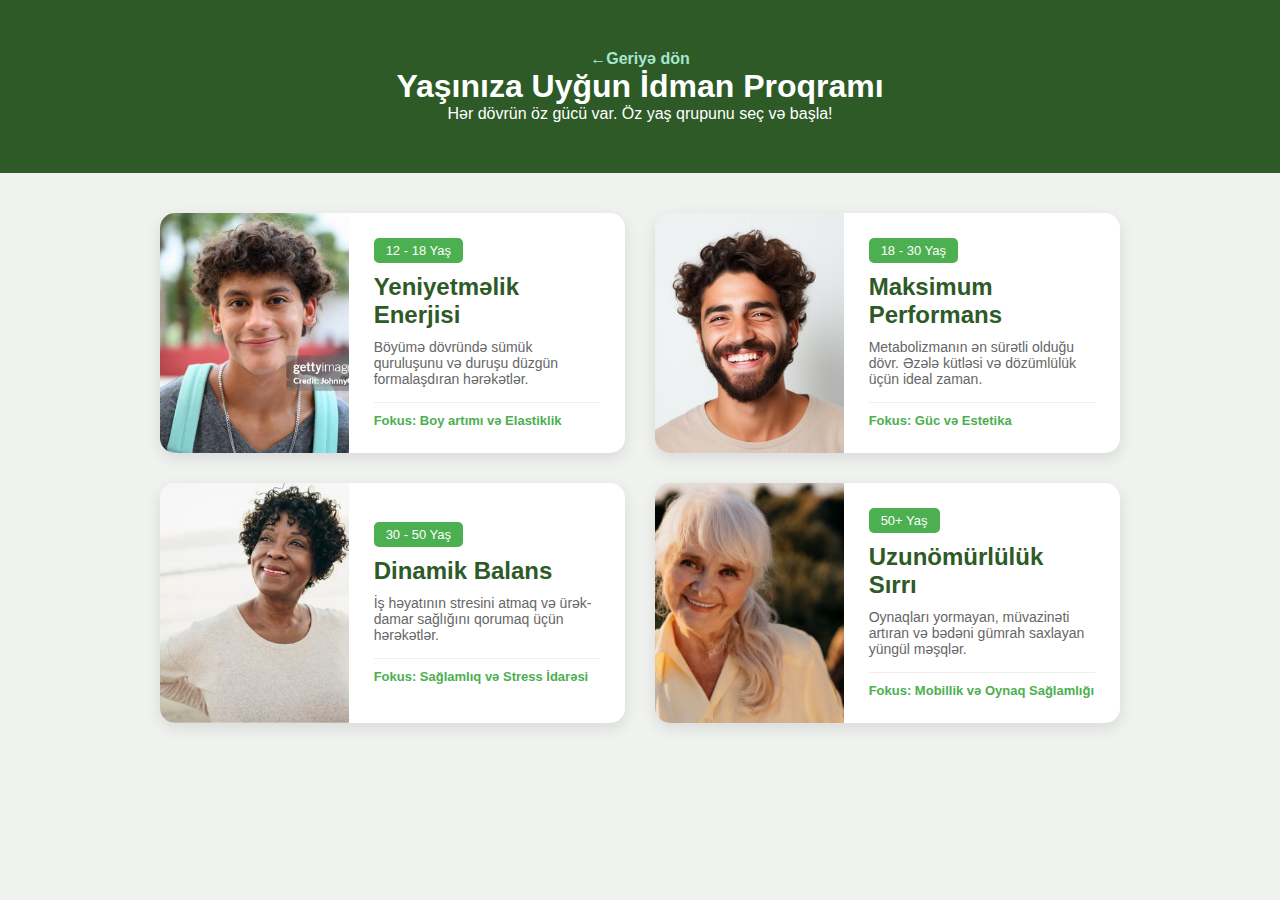
<file: yas.html>
<!DOCTYPE html>
<html lang="en">

<head>
    <meta charset="UTF-8">
    <meta name="viewport" content="width=device-width, initial-scale=1.0">
    <link rel="shortcut icon" href="images/logo2.png" type="image/x-icon">
    <title>InnoviX</title>
    <style>
        * {
            margin: 0;
            padding: 0;
            box-sizing: border-box;
            font-family: 'Segoe UI', sans-serif;
        }

        body {
            background-color: #f0f2f0;
        }

        .yas-header {
            background-color: #2d5a27;
            color: white;
            text-align: center;
            padding: 50px 20px;
        }

        .container {
            max-width: 1000px;
            margin: 40px auto;
            padding: 0 20px;
            display: grid;
            grid-template-columns: repeat(auto-fit, minmax(450px, 1fr));
            gap: 30px;
        }

        .yas-card {
            background: white;
            display: flex;
            border-radius: 15px;
            overflow: hidden;
            box-shadow: 0 5px 15px rgba(0, 0, 0, 0.1);
            transition: 0.3s;
        }

        .yas-card:hover {
            transform: translateY(-5px);
        }

        .yas-img-box {
            flex: 1;
        }

        .yas-img-box img {
            width: 100%;
            height: 100%;
            object-fit: cover;
        }

        .yas-text {
            flex: 1.2;
            padding: 25px;
            display: flex;
            flex-direction: column;
            justify-content: center;
        }

        .age-badge {
            background: #4CAF50;
            color: white;
            padding: 5px 12px;
            border-radius: 5px;
            font-size: 13px;
            width: fit-content;
            margin-bottom: 10px;
        }

        .yas-text h2 {
            color: #2d5a27;
            margin-bottom: 10px;
        }

        .yas-text p {
            font-size: 14px;
            color: #666;
            margin-bottom: 15px;
        }

        .focus {
            font-weight: bold;
            color: #4CAF50;
            font-size: 13px;
            border-top: 1px solid #eee;
            padding-top: 10px;
        }

        .back-link a {
            color: #a8e6cf;
            text-decoration: none;
            font-weight: bold;
        }
    </style>
</head>

<body>
    <header class="yas-header">
        <div class="back-link"><a href="guess.html">←Geriyə dön</a></div>
        <h1>Yaşınıza Uyğun İdman Proqramı</h1>
        <p>Hər dövrün öz gücü var. Öz yaş qrupunu seç və başla!</p>
    </header>

    <main class="container">

        <div class="yas-card">
            <div class="yas-img-box">
                <img src="images/18.png" alt="16 yaş idman">
            </div>
            <div class="yas-text">
                <span class="age-badge">12 - 18 Yaş</span>
                <h2>Yeniyetməlik Enerjisi</h2>
                <p>Böyümə dövründə sümük quruluşunu və duruşu düzgün formalaşdıran hərəkətlər.</p>
                <div class="focus">Fokus: Boy artımı və Elastiklik</div>
            </div>
        </div>

        <div class="yas-card">
            <div class="yas-img-box">
                <img src="images/25.png" alt="23 yaş idman">
            </div>
            <div class="yas-text">
                <span class="age-badge">18 - 30 Yaş</span>
                <h2>Maksimum Performans</h2>
                <p>Metabolizmanın ən sürətli olduğu dövr. Əzələ kütləsi və dözümlülük üçün ideal zaman.</p>
                <div class="focus">Fokus: Güc və Estetika</div>
            </div>
        </div>

        <div class="yas-card">
            <div class="yas-img-box">
                <img src="images/40.png" alt="40 yaş idman">
            </div>
            <div class="yas-text">
                <span class="age-badge">30 - 50 Yaş</span>
                <h2>Dinamik Balans</h2>
                <p>İş həyatının stresini atmaq və ürək-damar sağlığını qorumaq üçün hərəkətlər.</p>
                <div class="focus">Fokus: Sağlamlıq və Stress İdarəsi</div>
            </div>
        </div>

        <div class="yas-card">
            <div class="yas-img-box">
                <img src="images/60.png" alt="60 yaş idman">
            </div>
            <div class="yas-text">
                <span class="age-badge">50+ Yaş</span>
                <h2>Uzunömürlülük Sırrı</h2>
                <p>Oynaqları yormayan, müvazinəti artıran və bədəni gümrah saxlayan yüngül məşqlər.</p>
                <div class="focus">Fokus: Mobillik və Oynaq Sağlamlığı</div>
            </div>
        </div>

    </main>

</body>

</html>
</file>
<file: style.css>
body,
html {
    display: flex;
    justify-content: center;
    align-items: center;
    min-height: 100vh;
    background-color: rgba(0,0,0, 0.7);
    background-image: url(images/home2.png);
    background-repeat: no-repeat;
    background-size: 100%;
    background-blend-mode: darken;
}

.home {
    background-image: url(images/home.png);

}

span {
    margin-left: 40px;
    margin-top: 20px;
    color: darkorange;
    display: inline-block;
}

.search-btn {
    color: #fff;
    margin-left: 10px;
    cursor: pointer;
    font-size: 1.1rem;
    opacity: 0.8;
}

/* Header hissesidi */
nav a {
    margin: 0 15px;
    text-decoration: none;
    color: whitesmoke;
    font-weight: bold;
    font-size: 1.1em;
    transition: 0.3s;
}

/* Mövcud nav kodlarını silib bununla əvəz et */
nav {
    background: rgba(255, 255, 255, 0.1);
    /* Şəffaf fon */
    backdrop-filter: blur(15px);
    /* Arxa fonun bulanıqlaşması */
    -webkit-backdrop-filter: blur(15px);
    padding: 12px 35px;
    border-radius: 50px;
    /* Kapsul forması */
    display: flex;
    align-items: center;
    justify-content: center;
    gap: 25px;
    position: fixed;
    top: 20px;
    left: 50%;
    transform: translateX(-50%);
    z-index: 1000;
    border: 1px solid rgba(255, 255, 255, 0.15);
    min-width: 500px;
}

nav a {
    text-decoration: none;
    color: #000;
    font-weight: 500;
    font-size: 1rem;
    position: relative;
    padding-bottom: 5px;
    transition: 0.3s;
    opacity: 0.8;
}

/* Xidmətlər səhifəsində olduğun üçün aktiv linkin altındakı qırmızı xətt */
nav a.active::before,
nav a:hover::after {
    position: absolute;
    left: 0;
    bottom: 0;
    width: 100%;
    height: 2px;
    background-color:  #2d5a27;
}

nav a.active {
    opacity: 1;
}

nav a:hover {
    color: #fff;
}

/* Sağ tərəfdəki axtarış ikonu */
.search-icon {
    color: #fff;
    margin-left: 10px;
    cursor: pointer;
}



a {
    font-family: Arial, Helvetica, sans-serif;
    text-decoration: none;
    margin-left: 20px;
    font-size: 20px;
    color: #fff;
    text-align: center;
    margin-bottom: 50px;
    margin-left: 100px;
}
nav a.active::after,
        nav a:hover::after {
            content: "";
            position: absolute;
            left: 0;
            bottom: 0;
            width: 100%;
            height: 2px;
            background-color: #000;
        }

.logo {
    background: url(images/logo2.png) center/cover;
    width: 115px;
    height: 105px;
    margin-top: -530px;
    margin-left: 15px;

}
.innovixyazi{
    font-family: Arial, "Helvetica Neue", Helvetica, sans-serif;
    width: 90px;
    height: 90px;
    margin-top: -500px;
    margin-left: -15px;
    color: #cacaca;
    font-size: 20px;
}
.giris {
    backdrop-filter: blur(10px);
    width: 500px;
    background: transparent;
    color: white;
    border-radius: 20px;
    padding: 30px 40px;
    margin-left: 260px;
    margin-top: 130px;
    margin-bottom: 100px;
}

.giris h1 {
    font-size: 36px;
    text-align: center;
}

.giris .input-box {
    position: relative;
    margin: 10px 0;
    width: 100%;
    height: 50px;
    margin: 30px 0;
}

.input-box input {
    width: 100%;
    height: 100%;
    background: transparent;
    border: none;
    outline: none;
    border: 2px solid rgb(255, 255, 255, .2);
    border-radius: 40px;
    font-size: 16px;
    color: white;
    padding: 20px 45px 20px 20px;
}

.input-box input::placeholder {
    color: white;
}

.input-box i {
    position: absolute;
    right: 20px;
    top: 50%;
    transform: translateY(-50);
    font-size: 20px;
}

.giris .xatirla {
    display: flex;
    justify-content: space-between;
    font-size: 14.5px;
    margin: -15px 0 15px;
}

.xatirla label input {
    accent-color: white;
    margin-right: 3px;
}

.xatirla a {
    color: white;
    text-decoration: none;
}

.giris .button {
    width: 100px;
    height: 45%;
    background: white;
    border: none;
    outline: none;
    border-radius: 40px;
    box-shadow: 0 0 10px rgb(0, 0, 0, .1);
    cursor: pointer;
    font-size: 16px;
    color: #333;
    font-weight: 600;
    margin-bottom: 10px;
    margin-left: 37%;
    padding: 5px;
}


.a {
    text-align: center;
}

.input {
    text-align: center;
}

.singup {
    margin-right: 190px;
}

.qonaq {
    margin-top: 20px;
    text-align: center;
    margin-right: 80px;
}

.container {
    display: flex;
    align-items: center;
    flex-wrap: wrap;
    width: 100%;
    height: 50%;

}

* {
    margin: 0;
    padding: 0;
    box-sizing: border-box;
    font-family: system-ui, -apple-system, BlinkMacSystemFont, 'Segoe UI', Roboto, Oxygen, Ubuntu, Cantarell, 'Open Sans', 'Helvetica Neue', sans-serif;

}

.fixed {
    height: 70px;
    width: 70px;
    position: relative;
    position: fixed;
    bottom: 20px;
    right: 20px;
    background: url(images/whatsapp.png) center/cover;
    scale: 1;
    transition: .4s;
    background-color: transparent;
}

.fixed:hover {
    scale: 1.1;
}

.site-footer {
    background-color: #0d0d0d;
    height: 280px;
    color: #ffffff;
    padding: 60px 20px;
    font-family: sans-serif;
    position: relative;
    width: 100%;
}

.footer-wrapper {
    max-width: 1200px;
    margin: 0 auto;
    display: flex;
    justify-content: space-between;
    flex-wrap: wrap;
    gap: 30px;
}

.footer-section {
    flex: 1;
    min-width: 220px;
    
}

.footer-title {
    font-size: 18px;
    font-weight: 600;
    margin-bottom: 8px;
    text-transform: capitalize;
}

.title-line {
    width: 35px;
    height: 2px;
    background-color: #ffffff;
    margin-bottom: 25px;
}

.footer-text {
    font-size: 14px;
    color: #b1b1b1;
    margin-bottom: 5px;
    line-height: 1.6;
}

.footer-links,
.social-list {
    list-style: none;
    padding: 0;
}

.footer-links li,
.social-list li {
    margin-left: -100px;
    margin-bottom: 16px;
    margin-top: -10px;
}

.footer-links a,
.social-list a {
    color: #b1b1b1;
    text-decoration: none;
    font-size: 14px;
    transition: color 0.3s;
}

.footer-links a:hover,
.social-list a:hover {
    color: #ffffff;
}

.icon {
    display: inline-block;
    width: 15px;
    font-weight: bold;
    margin-right: 8px;
    margin-left: 2px;
}

.subscribe-box {
    display: flex;
    border: 1px solid #333;
    max-width: 250px;
}

.subscribe-input {
    background: transparent;
    border: none;
    padding: 12px;
    color: #fff;
    width: 100%;
    outline: none;
}

.subscribe-btn {
    background-color: #f1ebd6;
    border: none;
    padding: 0 15px;
    cursor: pointer;
    font-weight: bold;
    color: #000;
}

.scroll-top {
    position: absolute;
    right: 40px;
    bottom: 20px;
    background: #fff;
    width: 35px;
    height: 35px;
    border-radius: 50%;
    display: flex;
    align-items: center;
    justify-content: center;
    cursor: pointer;
}

.arrow-up {
    color: #000;
    font-weight: bold;
    font-size: 18px;
}
.contact-email{
    margin-left: -40px;
}
</file>
